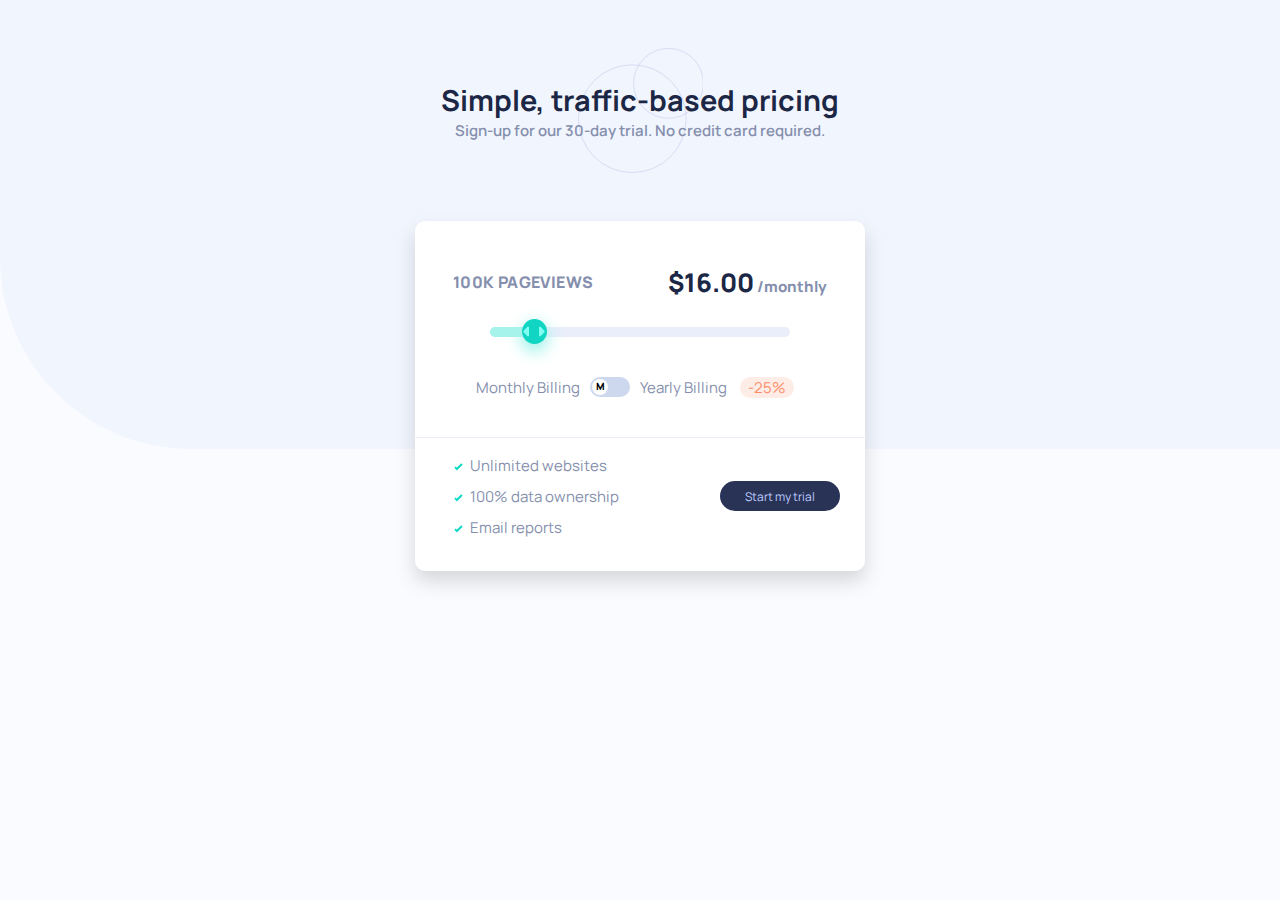
<file: index.html>
<!DOCTYPE html>
<html lang="en">
<head>
  <meta charset="UTF-8">
  <meta name="viewport" content="width=device-width, initial-scale=1.0"> <!-- displays site properly based on user's device -->

  <link rel="icon" type="image/png" sizes="32x32" href="./images/favicon-32x32.png">
  
  <title>Frontend Mentor | Interactive pricing component</title>

  <!-- Feel free to remove these styles or customise in your own stylesheet 👍 -->
 <link rel="stylesheet" href="style.css">
 <!-- font link -->
<link rel="preconnect" href="https://fonts.gstatic.com">
<link href="https://fonts.googleapis.com/css2?family=Manrope:wght@600&display=swap" rel="stylesheet">
</head>
<body>
 <header>
 <div class="heading">Simple, traffic-based pricing</div> 
 <p>Sign-up for our 30-day trial. No credit card required.</p> 

</header>

<section>
  <div class="upper-section">
 <div class="traffic-based">
   <div class="pageview">100K Pageviews</div>
   <div class="rate">
     <span class="price"></span>
     <span class="month">/monthly</span>
    </div>
 </div> 
 <div class="sliderbox">
   <input type="range" min="0" max="138" value="16" class="slider" id="myRange">
 <div class="filledcolor"></div>
</div>
<div class="plans">
  <div class="monthly">Monthly Billing
  </div>
  <input type="checkbox" name="" id="" class="checkbox">
    <div class="swipe"></div>
  
  <div class="yearly">Yearly Billing <span class="discount">-25%</span> </div> 
  </div>
  </div>
  
<div class="lower-section">
  <ul>
 <li>  Unlimited websites</li>
 <li> 100% data ownership</li>
 <li>       Email reports</li>
</ul>
 <button class="trial">Start my trial</button>  

  </div>
</section>
</body>
<script>
  let slider=document.querySelector(".slider");
  let filledcolor=document.querySelector(".filledcolor");
  let checkbox=document.querySelector(".checkbox");
  let price=document.querySelector(".price");

  price.innerHTML="$"+slider.value+".00";
  filledcolor.style.width=slider.value*2+"px";

  slider.oninput=function(){
    if(checkbox.checked==true){
       price.innerHTML = "$" + Math.floor(slider.value*3/4) + " .00";
      filledcolor.style.width = slider.value*2 + "px";
    }else{
       price.innerHTML = "$" + slider.value + " .00";
      filledcolor.style.width = slider.value * 2 + "px";
    }
     
  }
  checkbox.oninput=function(){
    if (checkbox.checked == true) {
      price.innerHTML = "$" + Math.floor(slider.value * 3 / 4) + " .00";
      filledcolor.style.width = slider.value * 2 + "px";
    } else {
      price.innerHTML = "$" + slider.value + " .00";
      filledcolor.style.width = slider.value * 2 + "px";
    }
  }
</script>
</html>
</file>
<file: style.css>
*{
    margin: 0;
    padding: 0;
    box-sizing: border-box;
    font-family: 'Manrope', sans-serif;
    
}
body{
    width: 100vw;
    max-width: 1400px;
    height: 100vh;
    display: flex;
    align-items: center;
    flex-direction: column;
    /* justify-content: space-around; */
    background:hsl(230, 100%, 99%) url(./images/bg-pattern.svg) no-repeat;
    color: hsl(225, 20%, 60%);
}
header{
    text-align: center;
    padding: 50px;
    margin: 30px;
    position: relative;
    
}

/* this credit goes to @A-amon for his feedback */
header::after{ 
    content: ''; 
    height: 125px; 
    width: 125px; 
    background: url(./images/pattern-circles.svg); 
    background-size: cover; 
    position: absolute; 
    top: 0; left: 0; right: 0; margin: auto; bottom: 0; z-index: -1; 
}
.heading{
    font-size: 1.8rem;
    font-weight:bolder;
    color: hsl(224, 43%, 19%);
    
}
p{
    font-size: 15px;
    font-weight: 600;
    color: hsl(225, 20%, 60%);
}
section{
    width: 450px;
    height: 350px;
    display: flex;
    flex-direction:column;
    align-items: center;
    justify-content: space-around;
background-color: hsl(0, 0%, 100%);
border-radius: 10px;
box-shadow: 0 10px 20px rgba(0, 0,0,.15);
}
.upper-section{
display: flex;
position: relative;
flex-direction: column;
justify-content: space-around;
align-items: center;
width: 90%;
}
.traffic-based{
    width: 100%;
    display: flex;
    justify-content: space-around;
    align-items: center;
    margin:20px 10px;
    font-weight: 800;
    color: hsl(225, 20%, 60%);
}
.pageview{
    letter-spacing: .4px;
    text-transform: uppercase;
}
.price{
    font-size: 1.6rem;
    font-weight: 900;
    color: hsl(224, 43%, 19%);
    display: inline-block;
    width: 130px;
    text-align: right;
}
.rate .month{
    font-size: 15px;
}
.sliderbox{
    position: relative;
    margin: 0 0 35px  0 ;
}
.slider{
    appearance:none;
    position: relative;
    background-color: hsl(224, 65%, 95%);
    border-radius: 30px;
    width: 300px;
    height: 10px;
}
.slider::-webkit-slider-thumb{
    appearance: none;
    background: hsl(174, 86%, 45%) url(./images/icon-slider.svg) no-repeat center;
    height: 25px;
    width: 25px;
    border-radius: 50%;
    cursor: pointer;
    box-shadow: 0 6px 15px 2px hsl(174, 77%, 80%);
}
.filledcolor{
    position: absolute;
    height: 10px;
    width: 40px;
    top:7px;
    background-color:hsl(174, 77%, 80%);
    border-radius: 30px 0 0 30px;
    
}
.plans{
    display: flex;
    justify-content: center;
    align-items: center;
    /* margin-bottom:-20px; */
    width: 110%;
}
.monthly,.yearly,.discount{
    font-size: 15px;
    margin:0 10px;
}
input[type=checkbox]{
    appearance: none;
    position: relative;
    height: 20px;
    width: 40px;
    background-color: hsl(223, 50%, 87%);
    border-radius: 30px;
}
input[type=checkbox]::before{
    background-color:white ;
    content: "M";
    font-size: 10px;
    font-weight: 800;
    text-align: center;
    vertical-align: middle;
    position: absolute;
    height:16px;
    width: 16px;
    border-radius: 50%;
    top: 2px;
    left: 2px;
    cursor: pointer;
    transition: .2s;
}
input:checked[type=checkbox]::before{
    transform: translateX(20px);
    content: "Y";
}
.discount{
    padding: 0 8px;
    background-color: hsl(14, 92%, 95%);
    border-radius: 30px;
    color:  hsl(15, 100%, 70%);
}
.upper-section::before{
    content: "";
    position: absolute;
    bottom: -40px;
    height: 1px;
    width: 112%;
    background-color: hsl(224, 65%, 95%);
}
.lower-section{
    position: relative;
    display: flex;
    justify-content: space-between;
    align-items: center;
    width: 400px;
}
ul{
    list-style-image: url(./images/icon-check.svg);
    font-size: 15px;
    
}
li{
    margin: 10px 30px;
    font-size: 15px;
}
button{
    height:30px;
    width: 120px;
    border-radius: 30px;
    border: none;
    outline: none;
    background-color: hsl(227, 35%, 25%);
    font-size: 12px;
color: hsl(226, 100%, 87%);
cursor: pointer;

}

@media screen and (max-width:600px) {
    body{
        width:100vw;
        min-width:375px;
        justify-content: space-evenly;
    }
     header{
        max-width: 370px;
        min-width:100vw;
    padding:0;
    margin: 30px 0;
    }
   
    p{
        width: 65%;
        margin: auto;
        border-color:aquamarine;
    }
    section{
        width: 350px;
        min-height: 400px;
    }
    .upper-section{
           justify-content: space-between;
           flex-grow:.65 ;
    }
    .traffic-based{
     flex-direction: column;
     position: relative;
     margin-top: 25px;
    }
    .sliderbox{
        margin-top: -30px;
    }
    
    .rate{
        position: absolute;
        margin: 20px 0;
        top:80px;
    }
    .plans{
        align-items: center;
        font-size: 12px;
        margin:0;
    }
    .monthly,.yearly,.discount{
    font-size: 12px;
    margin:0 7px;
}

.lower-section{
    flex-direction: column;
    margin: 20px 0;
    width:100%;
}
ul{
    text-align: center;
    list-style-position: inside;
}
}
</file>
